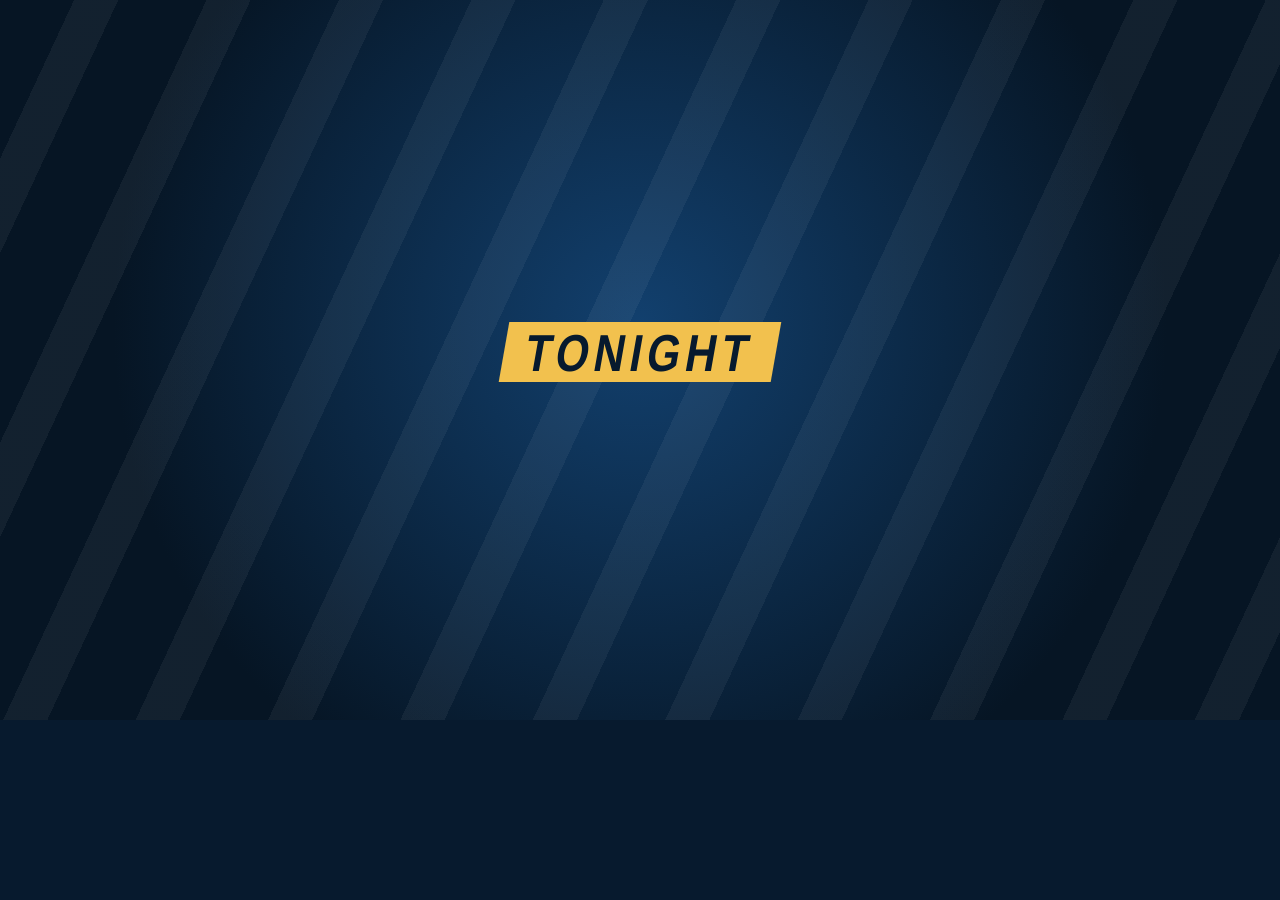
<file: recap/show/index.html>
<!doctype html>
<html lang="en">
<head>
  <meta charset="utf-8">
  <title>Recap show</title>
  <link rel="stylesheet" href="show.css">
  <!-- Classic scripts: the page is opened from a file, where module scripts aren't allowed. -->
  <script src="show.js" defer></script>
</head>
<body>
  <div id="stage">
    <div id="studio" aria-hidden="true">
      <div class="lights"></div>
      <div class="floor"></div>
    </div>

    <header id="bug">
      <div class="logo"><span id="logo-game"></span><b>TONIGHT</b></div>
      <div class="date" id="bug-date"></div>
    </header>

    <section id="screen">
      <div class="screen-head"><span id="screen-title"></span></div>
      <div class="screen-body" id="screen-body"></div>
    </section>

    <div id="desk-area">
      <div id="hosts"></div>
      <div class="desk">
        <div class="desk-top"></div>
        <div class="desk-front">
          <div class="plates" id="plates"></div>
        </div>
      </div>
    </div>

    <div id="lower-third">
      <div class="who" id="lt-who"></div>
      <div class="said" id="lt-said"></div>
    </div>

    <div id="ticker"><div class="ticker-label">THE WIRE</div><div class="ticker-track"><span id="ticker-text"></span></div></div>

    <div id="titlecard">
      <div class="tc-inner">
        <div class="tc-game" id="tc-game"></div>
        <div class="tc-tonight">TONIGHT</div>
        <div class="tc-date" id="tc-date"></div>
        <div class="tc-title" id="tc-title"></div>
      </div>
      <div class="tc-stripes"></div>
    </div>
  </div>
</body>
</html>
</file>
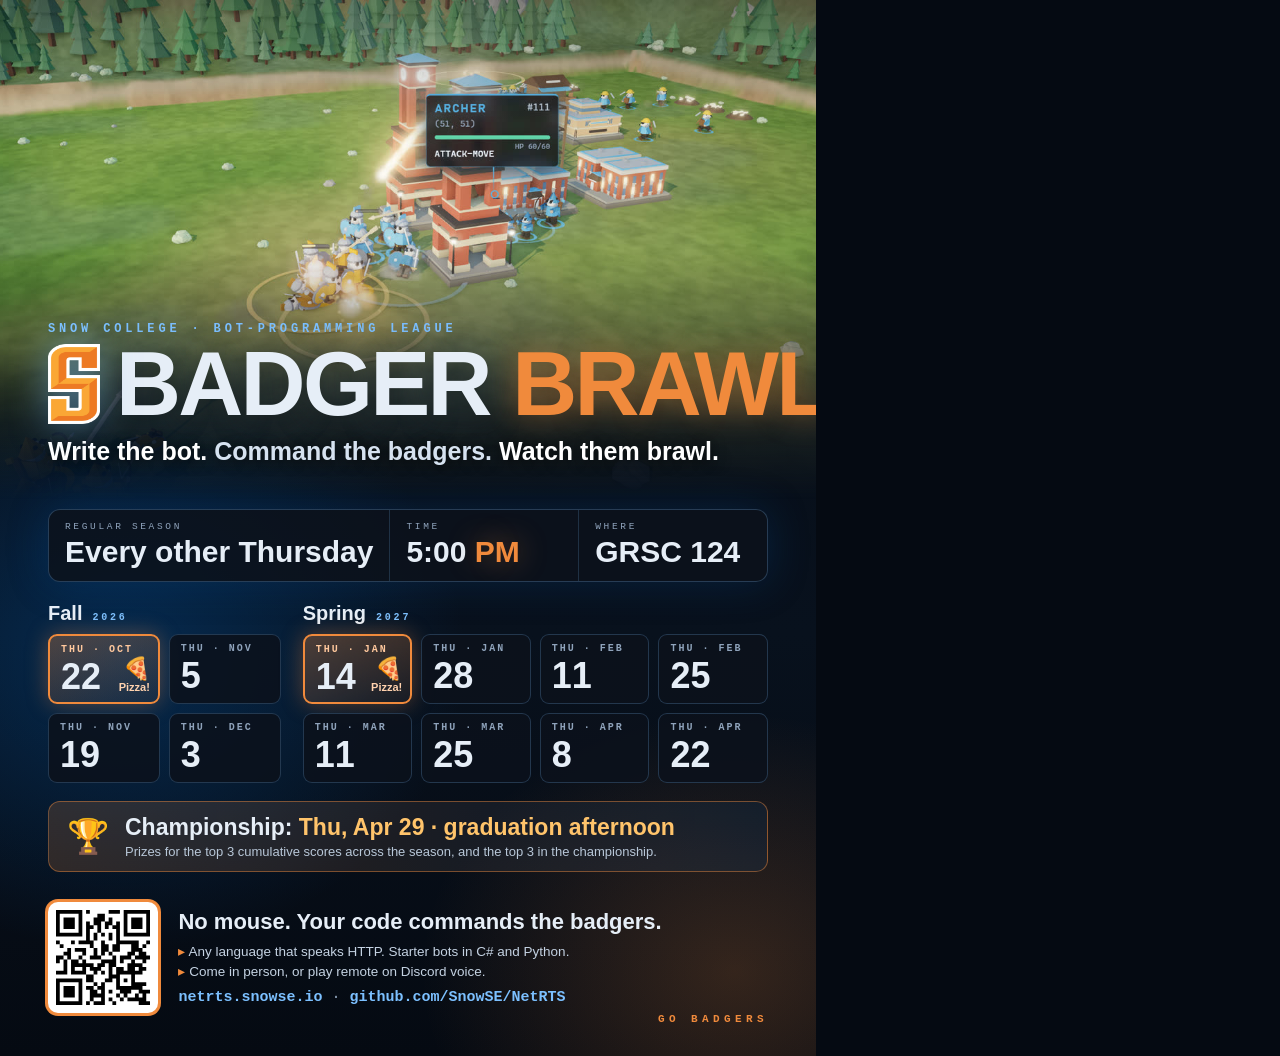
<file: promo/poster.html>
<!doctype html>
<html lang="en">
<head>
  <meta charset="utf-8">
  <title>Badger Brawl poster</title>
  <style>
    @page { size: 8.5in 11in; margin: 0; }
    :root {
      --night: #050a12; --blue: #0055a5; --sky: #7cc0ff; --orange: #f08a3c; --ink: #e6eef7; --muted: #8fa3bb;
      --code: "Cascadia Code", "Cascadia Mono", Consolas, monospace;
      --head: "Bahnschrift", "DIN Alternate", "Segoe UI", sans-serif;
    }
    html, body { margin: 0; background: var(--night); -webkit-print-color-adjust: exact; print-color-adjust: exact; }
    .page { position: relative; width: 8.5in; height: 11in; overflow: hidden; color: var(--ink); font-family: var(--head);
      background:
        radial-gradient(60% 40% at 15% 62%, rgba(0, 85, 165, 0.38), transparent 70%),
        radial-gradient(55% 35% at 90% 92%, rgba(240, 138, 60, 0.20), transparent 70%),
        linear-gradient(180deg, #060b14, #08111d 60%, #050a12); }

    /* Hero: the trailer frame, fading into the night backdrop. */
    .hero { position: absolute; left: 0; right: 0; top: 0; height: 5.2in; -webkit-mask-image: linear-gradient(180deg, #000 70%, transparent); mask-image: linear-gradient(180deg, #000 70%, transparent); background: url("../src/NetRts.Server/wwwroot/images/trailer-poster.jpg") 58% 40% / cover; }
    .hero::after { content: ""; position: absolute; inset: 0; background:
        linear-gradient(180deg, rgba(5,10,18,0.25) 0%, transparent 25%, transparent 50%, rgba(6,11,20,0.7) 85%); }
    .brand { position: absolute; left: 0.5in; right: 0.5in; top: 3.35in; z-index: 2; }
    .kicker { font-family: var(--code); font-size: 12px; font-weight: 600; letter-spacing: 0.32em; text-transform: uppercase; color: var(--sky); }
    .logo { display: flex; align-items: center; gap: 16px; margin-top: 8px; }
    .logo img { height: 80px; filter: drop-shadow(0 0 18px rgba(124, 192, 255, 0.5)); }
    .logo h1 { margin: 0; font-size: 90px; line-height: 0.9; font-weight: 700; letter-spacing: -0.03em; text-shadow: 0 4px 30px rgba(0,0,0,0.7), 0 0 40px rgba(124,192,255,0.3); white-space: nowrap; }
    .orange { color: var(--orange); text-shadow: 0 0 30px rgba(240, 138, 60, 0.45); }
    .tagline { margin-top: 12px; font-size: 25px; font-weight: 600; color: #d6e2f0; text-shadow: 0 2px 14px rgba(0,0,0,0.9); }
    .tagline b { color: #fff; }

    .body { position: absolute; left: 0.5in; right: 0.5in; top: 5.3in; bottom: 0.45in; display: flex; flex-direction: column; }

    /* When and where. */
    .when { display: grid; grid-template-columns: 1.25fr 1fr 1fr; border-radius: 12px; overflow: hidden;
      border: 1px solid rgba(124, 192, 255, 0.25); background: rgba(12, 18, 28, 0.85); box-shadow: 0 0 40px rgba(0, 85, 165, 0.25); }
    .when > div { padding: 11px 16px 12px; border-left: 1px solid rgba(124, 192, 255, 0.18); }
    .when > div:first-child { border-left: 0; border-top: 0; }
    .when .lab { font-family: var(--code); font-size: 9.5px; letter-spacing: 0.28em; text-transform: uppercase; color: var(--muted); }
    .when .val { font-size: 30px; font-weight: 700; margin-top: 3px; white-space: nowrap; }

    /* The season grid. */
    .season { display: grid; grid-template-columns: 2fr 4fr; gap: 22px; margin-top: 20px; }
    .term h2 { margin: 0 0 9px; display: flex; align-items: baseline; gap: 10px; font-size: 20px; font-weight: 700; }
    .term h2 span { font-family: var(--code); font-size: 10px; font-weight: 600; letter-spacing: 0.28em; color: var(--sky); text-transform: uppercase; }
    .dates { display: grid; gap: 9px; }
    .fall .dates { grid-template-columns: repeat(2, 1fr); }
    .spring .dates { grid-template-columns: repeat(4, 1fr); }
    .date { position: relative; height: 70px; border-radius: 9px; padding: 8px 11px; box-sizing: border-box;
      background: rgba(12, 18, 28, 0.88); border: 1px solid rgba(124, 192, 255, 0.22); }
    .date .m { font-family: var(--code); font-size: 10px; font-weight: 600; letter-spacing: 0.2em; text-transform: uppercase; color: var(--muted); }
    .date .d { font-size: 36px; font-weight: 700; line-height: 1; margin-top: 4px; }
    .date.pizza { border: 2px solid var(--orange); background: linear-gradient(160deg, rgba(240,138,60,0.30), rgba(240,138,60,0.07)); box-shadow: 0 0 22px rgba(240,138,60,0.35); }
    .date.pizza .m { color: #ffc89d; }
    .date .pz { position: absolute; right: 8px; bottom: 8px; text-align: right; font-size: 11px; font-weight: 700; line-height: 1.05; color: #ffd2ae; }
    .date .pz i { display: block; font-style: normal; font-size: 22px; margin-bottom: 2px; }

    .champ { margin-top: 18px; padding: 12px 18px; border-radius: 12px; display: flex; align-items: center; gap: 16px;
      background: linear-gradient(90deg, rgba(240,138,60,0.18), rgba(0,85,165,0.12)); border: 1px solid rgba(240,138,60,0.45); }
    .champ .cup { font-size: 34px; }
    .champ .t { font-size: 23px; font-weight: 700; }
    .champ .t em { font-style: normal; color: #ffc46b; }
    .champ .s { font-size: 13px; color: #b8c7d8; margin-top: 3px; }

    /* How to play. */
    .foot { margin-top: auto; display: flex; gap: 20px; align-items: center; }
    .qr { flex: none; width: 1.15in; height: 1.15in; padding: 8px; box-sizing: border-box; background: #fff; border-radius: 10px; box-shadow: 0 0 0 3px var(--orange); }
    .qr img { width: 100%; height: 100%; display: block; }
    .how { flex: 1; }
    .how .big { font-size: 22px; font-weight: 700; line-height: 1.15; }
    .how ul { margin: 7px 0 0; padding: 0; list-style: none; font-size: 13.5px; color: #c4d2e2; line-height: 1.5; }
    .how li::before { content: "▸ "; color: var(--orange); }
    .how .url { margin-top: 7px; font-family: var(--code); font-size: 15px; font-weight: 600; color: var(--sky); }
    .how .url span { color: var(--muted); font-weight: 400; }
    .go { position: absolute; right: 0.5in; bottom: 0.32in; font-family: var(--code); font-size: 11px; font-weight: 600; letter-spacing: 0.4em; color: var(--orange); }
  </style>
</head>
<body>
  <div class="page">
    <div class="hero"></div>
    <div class="brand">
      <div class="kicker">Snow College · bot-programming league</div>
      <div class="logo"><img src="../src/NetRts.Server/wwwroot/images/snow-s-white.png" alt=""><h1>BADGER <span class="orange">BRAWL</span></h1></div>
      <div class="tagline"><b>Write the bot.</b> Command the badgers. <b>Watch them brawl.</b></div>
    </div>

    <div class="body">
      <div class="when">
        <div><div class="lab">Regular season</div><div class="val">Every other Thursday</div></div>
        <div><div class="lab">Time</div><div class="val">5:00 <span class="orange">PM</span></div></div>
        <div><div class="lab">Where</div><div class="val">GRSC 124</div></div>
      </div>

      <div class="season">
        <div class="term fall"><h2>Fall <span>2026</span></h2>
          <div class="dates">
            <div class="date pizza"><div class="m">Thu · Oct</div><div class="d">22</div><div class="pz"><i>🍕</i>Pizza!</div></div>
            <div class="date"><div class="m">Thu · Nov</div><div class="d">5</div></div>
            <div class="date"><div class="m">Thu · Nov</div><div class="d">19</div></div>
            <div class="date"><div class="m">Thu · Dec</div><div class="d">3</div></div>
          </div>
        </div>
        <div class="term spring"><h2>Spring <span>2027</span></h2>
          <div class="dates">
            <div class="date pizza"><div class="m">Thu · Jan</div><div class="d">14</div><div class="pz"><i>🍕</i>Pizza!</div></div>
            <div class="date"><div class="m">Thu · Jan</div><div class="d">28</div></div>
            <div class="date"><div class="m">Thu · Feb</div><div class="d">11</div></div>
            <div class="date"><div class="m">Thu · Feb</div><div class="d">25</div></div>
            <div class="date"><div class="m">Thu · Mar</div><div class="d">11</div></div>
            <div class="date"><div class="m">Thu · Mar</div><div class="d">25</div></div>
            <div class="date"><div class="m">Thu · Apr</div><div class="d">8</div></div>
            <div class="date"><div class="m">Thu · Apr</div><div class="d">22</div></div>
          </div>
        </div>
      </div>

      <div class="champ"><div class="cup">🏆</div><div>
        <div class="t">Championship: <em>Thu, Apr 29 · graduation afternoon</em></div>
        <div class="s">Prizes for the top 3 cumulative scores across the season, and the top 3 in the championship.</div></div></div>

      <div class="foot">
        <div class="qr"><img src="poster-qr.svg" alt="QR code: netrts.snowse.io"></div>
        <div class="how">
          <div class="big">No mouse. Your code commands the badgers.</div>
          <ul>
            <li>Any language that speaks HTTP. Starter bots in C# and Python.</li>
            <li>Come in person, or play remote on Discord voice.</li>
          </ul>
          <div class="url">netrts.snowse.io <span>·</span> github.com/SnowSE/NetRTS</div>
        </div>
      </div>
    </div>
    <div class="go">GO BADGERS</div>
  </div>
</body>
</html>
</file>
<file: recap/show/show.css>
:root {
  --navy: #071a2e;
  --navy-2: #0d2a47;
  --blue: #1a73c9;
  --gold: #f2c14e;
  --orange: #e8742c;
  --ink: #eef3f6;
  --muted: #9fb3c2;
  --zip: #56b4e9;
  --sarge: #e69f00;
  --quill: #2fc497;
  --font: "Bahnschrift", "Roboto Condensed", "DejaVu Sans Condensed", "Liberation Sans Narrow", "Arial Narrow", Arial, sans-serif;
}

* { box-sizing: border-box; }
html, body { margin: 0; width: 1280px; height: 720px; overflow: hidden; background: var(--navy); }
body { font-family: var(--font); color: var(--ink); }

#stage { position: relative; width: 1280px; height: 720px; overflow: hidden; }

/* ---------- studio ---------- */
#studio { position: absolute; inset: 0; background: linear-gradient(180deg, #0a2340 0%, #071a2e 58%, #041221 100%); }
.lights {
  position: absolute; inset: 0;
  background:
    radial-gradient(ellipse 420px 300px at 18% 30%, rgb(86 180 233 / 0.20), transparent 70%),
    radial-gradient(ellipse 460px 320px at 78% 26%, rgb(242 193 78 / 0.12), transparent 70%),
    repeating-linear-gradient(90deg, rgb(255 255 255 / 0.03) 0 1px, transparent 1px 64px),
    repeating-linear-gradient(0deg, rgb(255 255 255 / 0.025) 0 1px, transparent 1px 64px);
}
.floor { position: absolute; left: 0; right: 0; bottom: 0; height: 190px; background: linear-gradient(180deg, transparent, rgb(0 0 0 / 0.55)); }

/* ---------- bug (top bar) ---------- */
#bug { position: absolute; left: 32px; right: 32px; top: 22px; display: flex; justify-content: space-between; align-items: center; }
.logo { font-size: 26px; font-weight: 800; letter-spacing: 0.02em; text-transform: uppercase; }
.logo b { margin-left: 8px; color: var(--navy); background: var(--gold); padding: 0 8px; transform: skewX(-10deg); display: inline-block; }
.date { font-size: 18px; color: var(--muted); letter-spacing: 0.08em; text-transform: uppercase; }
.date::before { content: ""; display: inline-block; width: 10px; height: 10px; border-radius: 50%; background: #ff4b3e; margin-right: 8px; box-shadow: 0 0 12px #ff4b3e; }

/* ---------- big screen ---------- */
#screen {
  position: absolute; left: 660px; top: 76px; width: 588px; height: 448px;
  background: linear-gradient(180deg, rgb(13 42 71 / 0.96), rgb(7 26 46 / 0.96));
  border: 2px solid rgb(86 180 233 / 0.55); border-radius: 10px;
  box-shadow: 0 0 40px rgb(86 180 233 / 0.25), inset 0 0 60px rgb(0 0 0 / 0.35);
  overflow: hidden;
}
.screen-head { height: 46px; display: flex; align-items: center; padding: 0 18px; background: linear-gradient(90deg, var(--blue), transparent); }
.screen-head span { font-size: 22px; font-weight: 800; letter-spacing: 0.06em; text-transform: uppercase; }
.screen-body { position: absolute; left: 0; right: 0; top: 46px; bottom: 0; padding: 16px 20px; }

.big-num { display: grid; grid-template-columns: repeat(2, 1fr); gap: 14px; }
.big-num div { background: rgb(255 255 255 / 0.05); border-left: 4px solid var(--gold); padding: 10px 14px; }
.big-num b { display: block; font-size: 40px; line-height: 1.05; }
.big-num span { font-size: 15px; color: var(--muted); text-transform: uppercase; letter-spacing: 0.06em; }

.rows { display: grid; gap: 8px; }
.row { display: grid; grid-template-columns: 1fr auto; gap: 12px; align-items: center; background: rgb(255 255 255 / 0.05); padding: 8px 12px; border-left: 4px solid transparent; }
.row.focus { background: rgb(242 193 78 / 0.16); border-left-color: var(--gold); }
.row .name { font-size: 21px; font-weight: 700; }
.row .sub { font-size: 15px; color: var(--muted); }
.row .val { font-size: 20px; font-weight: 700; text-align: right; }
.chip { display: inline-block; color: #fff; font-size: 13px; font-weight: 800; letter-spacing: 0.06em; text-transform: uppercase; padding: 1px 7px; border-radius: 3px; background: var(--blue); margin-right: 6px; vertical-align: 2px; }
.chip.new { background: var(--orange); }
.chip.gold { background: #c99a10; }
.chip.Bronze { background: #a5672f; } .chip.Silver { background: #73828c; } .chip.Gold { background: #c99a10; } .chip.Platinum { background: #2b8fab; }

table.ladder { width: 100%; border-collapse: collapse; font-size: 19px; }
table.ladder td { padding: 5px 8px; border-bottom: 1px solid rgb(255 255 255 / 0.08); }
table.ladder td.r { width: 36px; color: var(--muted); }
table.ladder td.mv { width: 46px; font-size: 15px; font-weight: 800; }
table.ladder td.n { font-weight: 700; }
table.ladder td.o { color: var(--muted); font-size: 15px; }
table.ladder td.v { text-align: right; font-weight: 800; }
table.ladder tr.focus td { background: rgb(242 193 78 / 0.16); }
.up { color: #5fd3a8; } .down { color: #ff8a7a; } .same { color: var(--muted); }

.match-wrap { display: grid; grid-template-rows: auto 1fr; gap: 10px; height: 100%; }
.match-board { display: flex; flex-wrap: wrap; gap: 6px 14px; font-size: 16px; }
.match-board span b { margin-right: 4px; }
.swatch { display: inline-block; width: 11px; height: 11px; margin-right: 6px; vertical-align: 0; }
canvas.map { width: 548px; height: 300px; display: block; background: #0c1b26; border: 1px solid rgb(255 255 255 / 0.12); }
.why { position: absolute; left: 20px; right: 20px; bottom: 14px; font-size: 15px; color: var(--gold); text-transform: uppercase; letter-spacing: 0.05em; }

.poster-grid { display: grid; grid-template-columns: repeat(3, 1fr); gap: 12px; }
.poster { background: #efe6cf; color: #2a2116; padding: 10px; text-align: center; transform: rotate(var(--rot)); box-shadow: 0 6px 18px rgb(0 0 0 / 0.4); }
.poster .h { font-size: 24px; font-weight: 900; letter-spacing: 0.12em; }
.poster .n { font-size: 20px; font-weight: 800; margin: 8px 0 4px; overflow-wrap: anywhere; }
.poster .d { font-size: 14px; }

.callout { display: grid; gap: 14px; align-content: center; height: 100%; text-align: center; }
.callout .k { font-size: 18px; letter-spacing: 0.14em; color: var(--gold); text-transform: uppercase; }
.callout .t { font-size: 34px; font-weight: 800; line-height: 1.15; }
.callout .s { font-size: 20px; color: var(--muted); }

.vs { display: grid; grid-template-columns: 1fr auto 1fr; align-items: center; gap: 10px; background: rgb(255 255 255 / 0.05); padding: 10px 12px; font-size: 21px; font-weight: 700; }
.vs .mid { color: var(--gold); font-size: 18px; text-align: center; }
.vs .b { text-align: right; }

/* ---------- desk and hosts ---------- */
#desk-area { position: absolute; left: 10px; top: 150px; width: 640px; height: 420px; }
#hosts { position: absolute; left: 0; right: 0; top: 0; height: 330px; }
/* The hosts stand on the desk like miniatures on a tabletop: their feet meet its top edge. */
.host { position: absolute; bottom: 22px; width: 300px; height: 300px; }
.host img { position: relative; display: block; width: 300px; height: 300px; transform-origin: 50% 85%; }
.host .glow { position: absolute; left: 50%; bottom: 60px; width: 250px; height: 250px; transform: translateX(-50%); border-radius: 50%;
  background: radial-gradient(circle, color-mix(in srgb, var(--c) 45%, transparent), transparent 68%); opacity: 0; }
.meter { display: flex; gap: 3px; height: 18px; align-items: center; justify-content: center; margin-top: 4px; }
.meter i { display: block; width: 5px; height: 18px; border-radius: 2px; background: var(--c); transform-origin: 50% 50%; transform: scaleY(0.08); }
.desk { position: absolute; left: 0; right: 0; bottom: 0; height: 150px; }
.desk-top { position: absolute; left: 10px; right: 10px; top: 0; height: 22px; background: linear-gradient(180deg, #2b5f8f, #17375a); border-radius: 6px 6px 0 0; }
.desk-front { position: absolute; left: 30px; right: 30px; top: 22px; bottom: 0; background: linear-gradient(180deg, #102c49, #08192b);
  clip-path: polygon(0 0, 100% 0, 96% 100%, 4% 100%); border-top: 3px solid var(--gold); }
.plates { position: absolute; left: 0; right: 0; top: 20px; display: flex; justify-content: space-around; padding: 0 30px; }
.plate { font-size: 18px; font-weight: 800; letter-spacing: 0.08em; text-transform: uppercase; padding: 4px 14px; background: rgb(0 0 0 / 0.35); border-bottom: 3px solid var(--c); }
.plate small { display: block; font-size: 12px; color: var(--muted); letter-spacing: 0.14em; }

/* ---------- lower third and ticker ---------- */
#lower-third { position: absolute; left: 32px; right: 32px; top: 566px; height: 94px; display: grid; grid-template-columns: 170px 1fr; background: rgb(4 18 33 / 0.92); border-left: 6px solid var(--c, var(--gold)); }
#lower-third .who { display: grid; align-content: center; padding: 0 16px; background: var(--c, var(--gold)); color: #08131c; font-size: 26px; font-weight: 900; text-transform: uppercase; letter-spacing: 0.04em; }
#lower-third .who small { font-size: 13px; letter-spacing: 0.14em; font-weight: 800; opacity: 0.8; }
#lower-third .said { display: flex; align-items: center; padding: 0 20px; font-size: 24px; line-height: 1.25; }
#ticker { position: absolute; left: 0; right: 0; bottom: 0; height: 40px; display: flex; background: var(--gold); color: #08131c; font-weight: 800; font-size: 19px; }
.ticker-label { flex: none; display: grid; place-items: center; padding: 0 18px; background: var(--navy); color: var(--gold); letter-spacing: 0.12em; }
.ticker-track { position: relative; flex: 1; overflow: hidden; white-space: nowrap; }
#ticker-text { position: absolute; top: 8px; left: 0; }

/* ---------- title card ---------- */
#titlecard { position: absolute; inset: 0; display: grid; place-items: center; background: radial-gradient(circle at 50% 45%, #12406e, #061524 70%); }
.tc-inner { text-align: center; position: relative; z-index: 1; }
.tc-game { font-size: 76px; font-weight: 900; letter-spacing: 0.02em; text-transform: uppercase; text-shadow: 0 6px 30px rgb(0 0 0 / 0.5); }
.tc-tonight { display: inline-block; margin-top: 6px; font-size: 52px; font-weight: 900; color: var(--navy); background: var(--gold); padding: 0 22px; transform: skewX(-10deg); letter-spacing: 0.1em; }
.tc-date { margin-top: 22px; font-size: 24px; letter-spacing: 0.2em; color: var(--muted); text-transform: uppercase; }
.tc-title { margin-top: 12px; font-size: 28px; font-weight: 700; max-width: 900px; }
.tc-stripes { position: absolute; inset: -20%; background: repeating-linear-gradient(115deg, rgb(255 255 255 / 0.05) 0 40px, transparent 40px 120px); }
</file>
